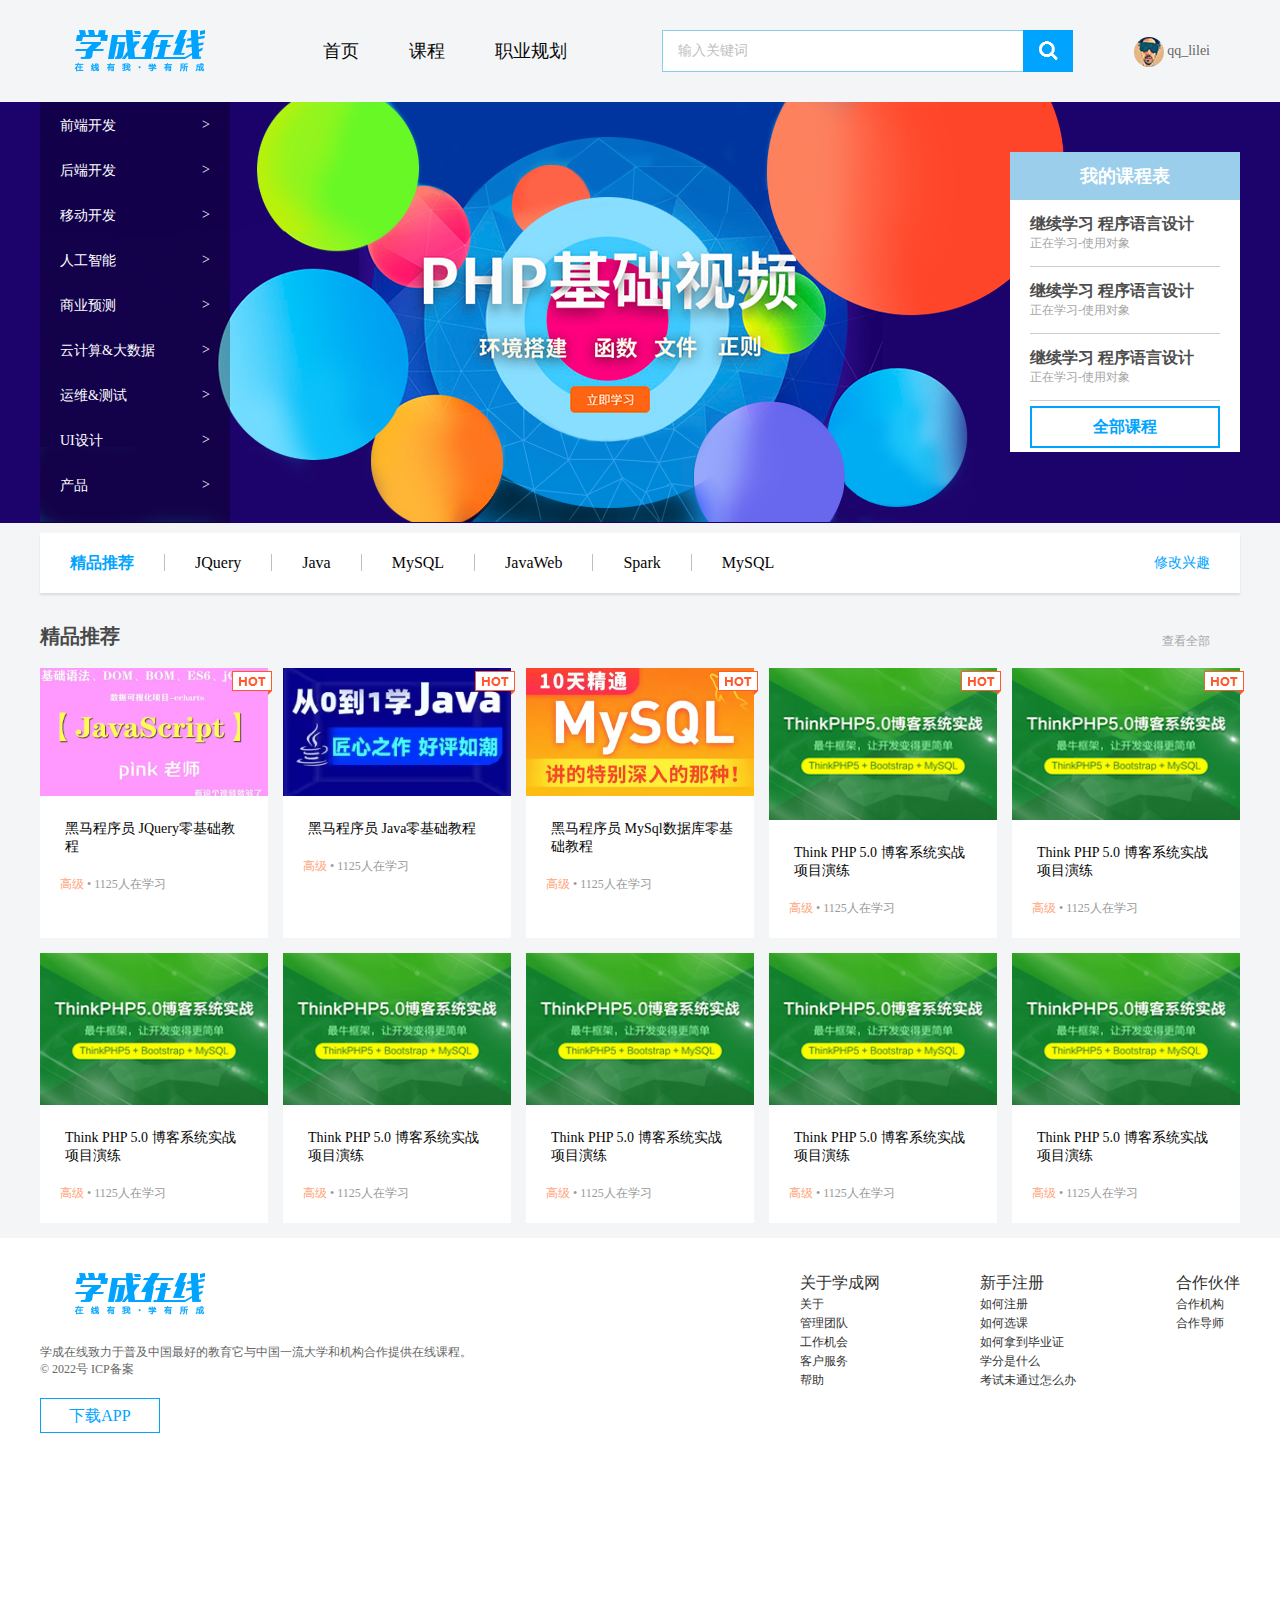
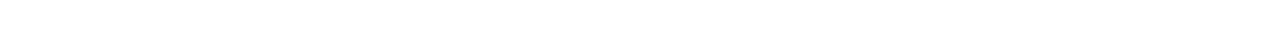
<file: index.html>
<!DOCTYPE html>
<html lang="en">
<head>
    <meta charset="UTF-8">
    <title>学成在线首页</title>
    <link rel="stylesheet" href="css/style.css">
</head>
<body>
    <div class="heander w">
    <a href="index.html">
        <div class="logo">
            <img src="images/logo.png">
        </div>
    </a>
        <div class="nav">
            <ul>
                <li><a href="index.html">首页</a></li>
                <li><a href="#">课程</a></li>
                <li><a href="#">职业规划</a></li>
            </ul>
        </div>
<!--        搜索模块        -->
        <div class="search">
            <input type="text" value="输入关键词">
            <button></button>
        </div>
        <div class="user">
            <img src="images/user.png" style="vertical-align: middle">
            qq_lilei
        </div>
    </div>
<div class="banner">
    <div class="w">
        <div class="subnav">
            <ul>
                <li><a href="#">前端开发 <span>&gt</span></a></li>
                <li><a href="#">后端开发 <span>&gt</span></a></li>
                <li><a href="#">移动开发 <span>&gt</span></a></li>
                <li><a href="#">人工智能 <span>&gt</span></a></li>
                <li><a href="#">商业预测 <span>&gt</span></a></li>
                <li><a href="#">云计算&大数据 <span>&gt</span></a></li>
                <li><a href="#">运维&测试 <span>&gt</span></a></li>
                <li><a href="#">UI设计 <span>&gt</span></a></li>
                <li><a href="#">产品 <span>&gt</span></a></li>
            </ul>
        </div>
        <div class="course">
            <h2>我的课程表</h2>
            <div class="bd">
                <ul>
                    <li>
                        <h4>继续学习 程序语言设计</h4>
                        <p>正在学习-使用对象</p>
                    </li>
                    <li>
                        <h4>继续学习 程序语言设计</h4>
                        <p>正在学习-使用对象</p>
                    </li>
                    <li><h4>继续学习 程序语言设计</h4>
                        <p>正在学习-使用对象</p></li>
                </ul>
                <a href="#" class="more">全部课程</a>
            </div>
        </div>
    </div>
</div>
<div class="goods w">
    <h3>精品推荐</h3>
    <ul>
        <li><a href="JQuery.html">JQuery</a></li>
        <li><a href="java.html">Java</a></li>
        <li><a href="mysql.html">MySQL</a></li>
        <li><a href="#">JavaWeb</a></li>
        <li><a href="#">Spark</a></li>
        <li><a href="#">MySQL</a></li>
    </ul>
    <a href="#" class="mod">修改兴趣</a>
</div>
<div class="box w">
    <div class="box-hd">
        <h3>精品推荐</h3>
        <a href="#">查看全部</a>
    </div>
    <div class="box-bd">
        <ul class="clearfix">
            <a href="https://www.bilibili.com/video/BV1a4411w7Gx/?vd_source=fcf78ed69e8ac1957f86b0b2061b608f">
            <li>
                <em>
                    <img src="images/new_.png">
                </em>
                <img src="images/jq.jpg" alt="">
                <h4>
                    黑马程序员 JQuery零基础教程
                </h4>
                <div class="info">
                    <span>高级</span>  •  1125人在学习
                </div>
            </li>
            </a>
            <a href="https://www.bilibili.com/video/BV18J411W7cE/?spm_id_from=333.1007.top_right_bar_window_custom_collection.content.click&vd_source=fcf78ed69e8ac1957f86b0b2061b608f">
            <li>
                <em>
                    <img src="images/new_.png">
                </em>
                <img src="images/java.jpg" alt="">
                <h4>
                    黑马程序员 Java零基础教程
                </h4>
                <div class="info">
                    <span>高级</span>  •  1125人在学习
                </div>
            </li>
            </a>
            <a href="https://www.bilibili.com/video/BV1Kr4y1i7ru/?spm_id_from=333.337.search-card.all.click">
            <li>
                <em>
                <img src="images/new_.png">
            </em>
            <img src="images/mysql.jpg" alt="">
            <h4>
                黑马程序员 MySql数据库零基础教程
            </h4>
            <div class="info">
                <span>高级</span>  •  1125人在学习
            </div>
        </li>
        </a>
            <li>
                <em>
                    <img src="images/new_.png">
                </em>
            <img src="images/pic.png" alt="">
            <h4>
                Think PHP 5.0 博客系统实战项目演练
            </h4>
            <div class="info">
                <span>高级</span>  •  1125人在学习
            </div>
        </li>
            <li>
                <em>
                    <img src="images/new_.png">
                </em>
            <img src="images/pic.png" alt="">
            <h4>
                Think PHP 5.0 博客系统实战项目演练
            </h4>
            <div class="info">
                <span>高级</span>  •  1125人在学习
            </div>
        </li> <li>
            <img src="images/pic.png" alt="">
            <h4>
                Think PHP 5.0 博客系统实战项目演练
            </h4>
            <div class="info">
                <span>高级</span>  •  1125人在学习
            </div>
        </li> <li>
            <img src="images/pic.png" alt="">
            <h4>
                Think PHP 5.0 博客系统实战项目演练
            </h4>
            <div class="info">
                <span>高级</span>  •  1125人在学习
            </div>
        </li> <li>
            <img src="images/pic.png" alt="">
            <h4>
                Think PHP 5.0 博客系统实战项目演练
            </h4>
            <div class="info">
                <span>高级</span>  •  1125人在学习
            </div>
        </li> <li>
            <img src="images/pic.png" alt="">
            <h4>
                Think PHP 5.0 博客系统实战项目演练
            </h4>
            <div class="info">
                <span>高级</span>  •  1125人在学习
            </div>
        </li> <li>
            <img src="images/pic.png" alt="">
            <h4>
                Think PHP 5.0 博客系统实战项目演练
            </h4>
            <div class="info">
                <span>高级</span>  •  1125人在学习
            </div>
        </li>
        </ul>
    </div>
</div>
<div class="footer">
    <div class="w">
        <div class="copyright">
            <img src="images/logo.png">
            <p>学成在线致力于普及中国最好的教育它与中国一流大学和机构合作提供在线课程。<br>
                © 2022号 ICP备案</p>
            <a href="#" class="app">下载APP</a>
        </div>
        <div class="links">
            <dl>
                <dt><a href="#">关于学成网</a></dt>
                <dd><a href="#">关于</a></dd>
                <dd><a href="#">管理团队</a></dd>
                <dd><a href="#">工作机会</a></dd>
                <dd><a href="#">客户服务</a></dd>
                <dd><a href="#">帮助</a></dd>
            </dl>
            <dl>
                <dt><a href="#">新手注册</a></dt>
                <dd><a href="#">如何注册</a></dd>
                <dd><a href="#">如何选课</a></dd>
                <dd><a href="#">如何拿到毕业证</a></dd>
                <dd><a href="#">学分是什么</a></dd>
                <dd><a href="#">考试未通过怎么办</a></dd>
            </dl>
            <dl>
                <dt><a href="#">合作伙伴</a></dt>
                <dd><a href="#">合作机构</a></dd>
                <dd><a href="#">合作导师</a></dd>
            </dl>
        </div>
    </div>
</div>
</body>
</html>
</file>
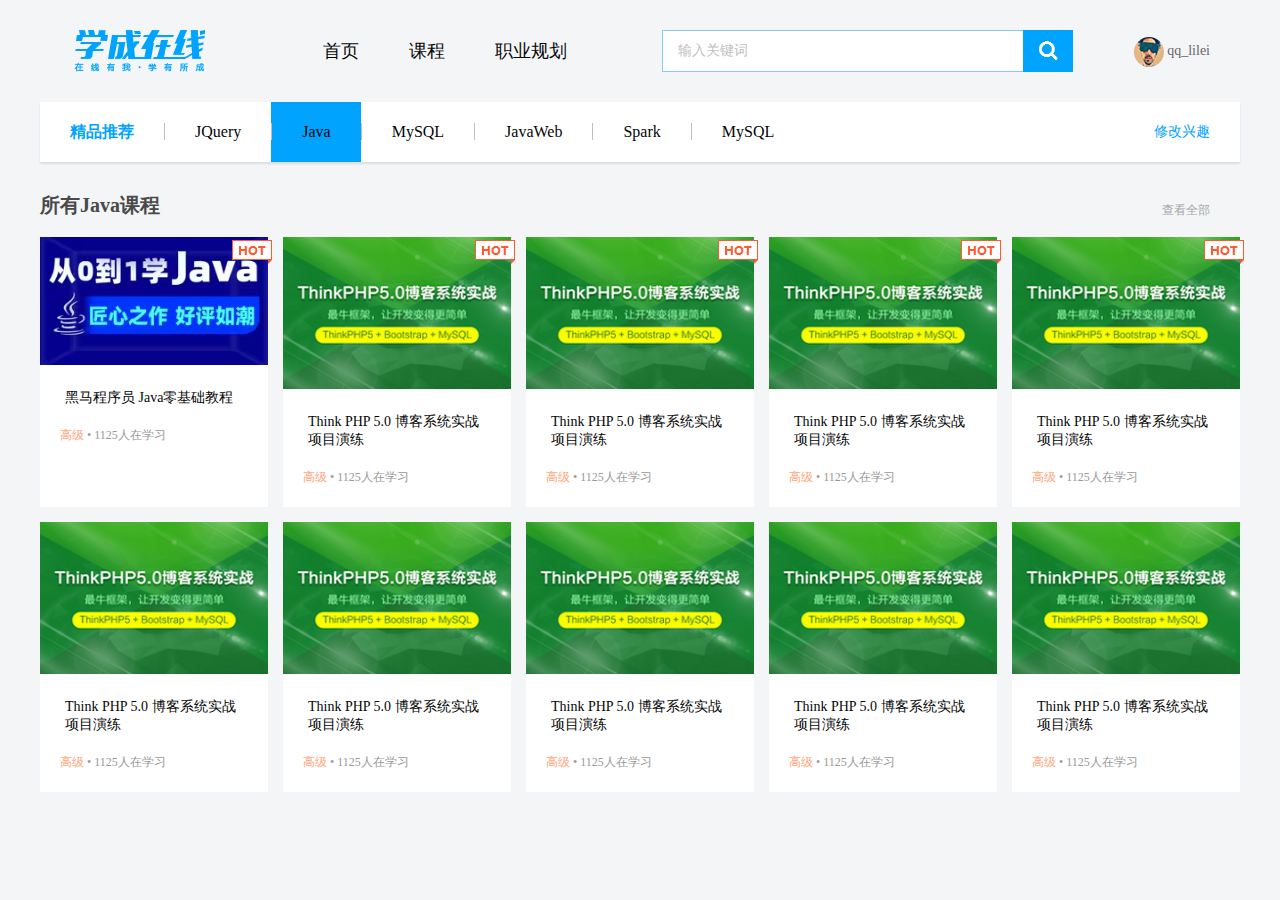
<file: java.html>
<!DOCTYPE html>
<html lang="en">
<head>
    <meta charset="UTF-8">
    <meta http-equiv="X-UA-Compatible" content="IE=edge">
    <meta name="viewport" content="width=device-width, initial-scale=1.0">
    <link rel="stylesheet" href="css/style.css">
    <title>Document</title>
    <style>
        .goods ul li:nth-child(2) {
        background-color: #00a4ff;    
        }
    </style>
</head>
<body>
    <div class="heander w">
        <div class="logo">
            <img src="images/logo.png">
        </div>
        <div class="nav">
            <ul>
                <li><a href="index.html">首页</a></li>
                <li><a href="#">课程</a></li>
                <li><a href="#">职业规划</a></li>
            </ul>
        </div>
<!--        搜索模块        -->
        <div class="search">
            <input type="text" value="输入关键词">
            <button></button>
        </div>
        <div class="user">
            <img src="images/user.png" style="vertical-align: middle">
            qq_lilei
        </div>
    </div>
    <div class="goods w">
        <h3>精品推荐</h3>
        <ul>
            <li><a href="JQuery.html">JQuery</a></li>
            <li><a href="java.html">Java</a></li>
            <li><a href="mysql.html">MySQL</a></li>
            <li><a href="#">JavaWeb</a></li>
            <li><a href="#">Spark</a></li>
            <li><a href="#">MySQL</a></li>
        </ul>
        <a href="#" class="mod">修改兴趣</a>
    </div>
    
    <div class="box w">
        <div class="box-hd">
            <h3>所有Java课程</h3>
            <a href="#">查看全部</a>
        </div>
        <div class="box-bd">
            <ul class="clearfix">
                <a href="https://www.bilibili.com/video/BV18J411W7cE/?spm_id_from=333.1007.top_right_bar_window_custom_collection.content.click&vd_source=fcf78ed69e8ac1957f86b0b2061b608f">
                <li>
                    <em>
                        <img src="images/new_.png">
                    </em>
                    <img src="images/java.jpg" alt="">
                    <h4>
                        黑马程序员 Java零基础教程
                    </h4>
                    <div class="info">
                        <span>高级</span>  •  1125人在学习
                    </div>
                </li>
                </a>
                <li>
                    <em>
                        <img src="images/new_.png">
                    </em>
                    <img src="images/pic.png" alt="">
                    <h4>
                        Think PHP 5.0 博客系统实战项目演练
                    </h4>
                    <div class="info">
                        <span>高级</span>  •  1125人在学习
                    </div>
                </li>
                <li>
                    <em>
                    <img src="images/new_.png">
                </em>
                <img src="images/pic.png" alt="">
                <h4>
                    Think PHP 5.0 博客系统实战项目演练
                </h4>
                <div class="info">
                    <span>高级</span>  •  1125人在学习
                </div>
            </li>
                <li>
                    <em>
                        <img src="images/new_.png">
                    </em>
                <img src="images/pic.png" alt="">
                <h4>
                    Think PHP 5.0 博客系统实战项目演练
                </h4>
                <div class="info">
                    <span>高级</span>  •  1125人在学习
                </div>
            </li>
                <li>
                    <em>
                        <img src="images/new_.png">
                    </em>
                <img src="images/pic.png" alt="">
                <h4>
                    Think PHP 5.0 博客系统实战项目演练
                </h4>
                <div class="info">
                    <span>高级</span>  •  1125人在学习
                </div>
            </li> <li>
                <img src="images/pic.png" alt="">
                <h4>
                    Think PHP 5.0 博客系统实战项目演练
                </h4>
                <div class="info">
                    <span>高级</span>  •  1125人在学习
                </div>
            </li> <li>
                <img src="images/pic.png" alt="">
                <h4>
                    Think PHP 5.0 博客系统实战项目演练
                </h4>
                <div class="info">
                    <span>高级</span>  •  1125人在学习
                </div>
            </li> <li>
                <img src="images/pic.png" alt="">
                <h4>
                    Think PHP 5.0 博客系统实战项目演练
                </h4>
                <div class="info">
                    <span>高级</span>  •  1125人在学习
                </div>
            </li> <li>
                <img src="images/pic.png" alt="">
                <h4>
                    Think PHP 5.0 博客系统实战项目演练
                </h4>
                <div class="info">
                    <span>高级</span>  •  1125人在学习
                </div>
            </li> <li>
                <img src="images/pic.png" alt="">
                <h4>
                    Think PHP 5.0 博客系统实战项目演练
                </h4>
                <div class="info">
                    <span>高级</span>  •  1125人在学习
                </div>
            </li>
            </ul>
        </div>
    </div>
</body>
</html>
</file>
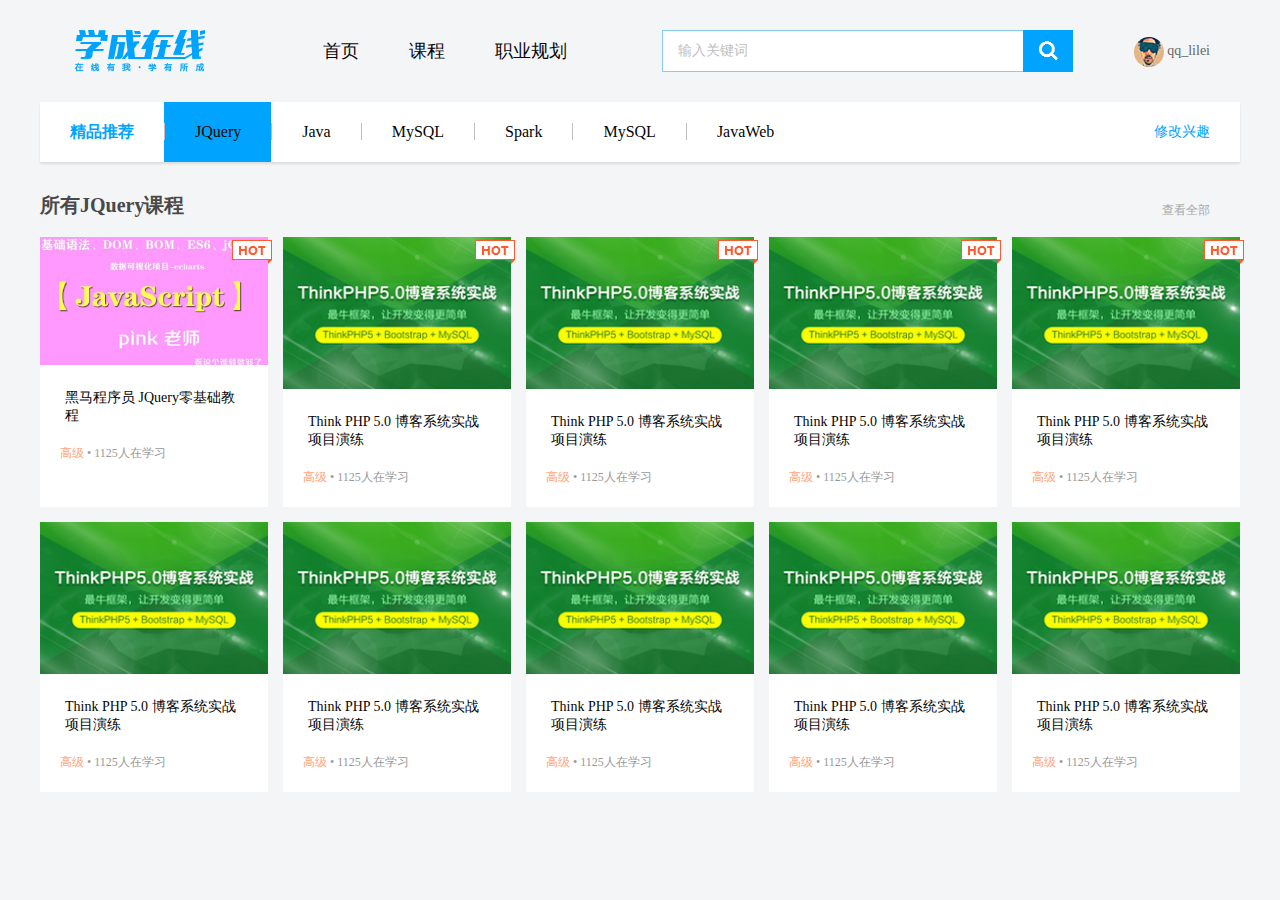
<file: JQuery.html>
<!DOCTYPE html>
<html lang="en">
<head>
    <meta charset="UTF-8">
    <meta http-equiv="X-UA-Compatible" content="IE=edge">
    <meta name="viewport" content="width=device-width, initial-scale=1.0">
    <link rel="stylesheet" href="css/style.css">
    <link rel="stylesheet" href="css/JQuery.css">
    <title>Document</title>
</head>
<body>
    <div class="heander w">
        <div class="logo">
            <img src="images/logo.png">
        </div>
        <div class="nav">
            <ul>
                <li><a href="index.html">首页</a></li>
                <li><a href="#">课程</a></li>
                <li><a href="#">职业规划</a></li>
            </ul>
        </div>
<!--        搜索模块        -->
        <div class="search">
            <input type="text" value="输入关键词">
            <button></button>
        </div>
        <div class="user">
            <img src="images/user.png" style="vertical-align: middle">
            qq_lilei
        </div>
    </div>
    <div class="goods w">
        <h3>精品推荐</h3>
        <ul>
            <li><a href="JQuery.html">JQuery</a></li>
            <li><a href="java.html">Java</a></li>
            <li><a href="mysql.html">MySQL</a></li>
            <li><a href="#">Spark</a></li>
            <li><a href="#">MySQL</a></li>
            <li><a href="#">JavaWeb</a></li>
        </ul>
        <a href="#" class="mod">修改兴趣</a>
    </div>
    
    <div class="box w">
        <div class="box-hd">
            <h3>所有JQuery课程</h3>
            <a href="#">查看全部</a>
        </div>
        <div class="box-bd">
            <ul class="clearfix">
                <a href="https://www.bilibili.com/video/BV1a4411w7Gx/?vd_source=fcf78ed69e8ac1957f86b0b2061b608f">
                <li>
                    <em>
                        <img src="images/new_.png">
                    </em>
                    <img src="images/jq.jpg" alt="">
                    <h4>
                        黑马程序员 JQuery零基础教程
                    </h4>
                    <div class="info">
                        <span>高级</span>  •  1125人在学习
                    </div>
                </li>
                </a>
                <li>
                    <em>
                        <img src="images/new_.png">
                    </em>
                    <img src="images/pic.png" alt="">
                    <h4>
                        Think PHP 5.0 博客系统实战项目演练
                    </h4>
                    <div class="info">
                        <span>高级</span>  •  1125人在学习
                    </div>
                </li>
                <li>
                    <em>
                    <img src="images/new_.png">
                </em>
                <img src="images/pic.png" alt="">
                <h4>
                    Think PHP 5.0 博客系统实战项目演练
                </h4>
                <div class="info">
                    <span>高级</span>  •  1125人在学习
                </div>
            </li>
                <li>
                    <em>
                        <img src="images/new_.png">
                    </em>
                <img src="images/pic.png" alt="">
                <h4>
                    Think PHP 5.0 博客系统实战项目演练
                </h4>
                <div class="info">
                    <span>高级</span>  •  1125人在学习
                </div>
            </li>
                <li>
                    <em>
                        <img src="images/new_.png">
                    </em>
                <img src="images/pic.png" alt="">
                <h4>
                    Think PHP 5.0 博客系统实战项目演练
                </h4>
                <div class="info">
                    <span>高级</span>  •  1125人在学习
                </div>
            </li> <li>
                <img src="images/pic.png" alt="">
                <h4>
                    Think PHP 5.0 博客系统实战项目演练
                </h4>
                <div class="info">
                    <span>高级</span>  •  1125人在学习
                </div>
            </li> <li>
                <img src="images/pic.png" alt="">
                <h4>
                    Think PHP 5.0 博客系统实战项目演练
                </h4>
                <div class="info">
                    <span>高级</span>  •  1125人在学习
                </div>
            </li> <li>
                <img src="images/pic.png" alt="">
                <h4>
                    Think PHP 5.0 博客系统实战项目演练
                </h4>
                <div class="info">
                    <span>高级</span>  •  1125人在学习
                </div>
            </li> <li>
                <img src="images/pic.png" alt="">
                <h4>
                    Think PHP 5.0 博客系统实战项目演练
                </h4>
                <div class="info">
                    <span>高级</span>  •  1125人在学习
                </div>
            </li> <li>
                <img src="images/pic.png" alt="">
                <h4>
                    Think PHP 5.0 博客系统实战项目演练
                </h4>
                <div class="info">
                    <span>高级</span>  •  1125人在学习
                </div>
            </li>
            </ul>
        </div>
    </div>
</body>
</html>
</file>
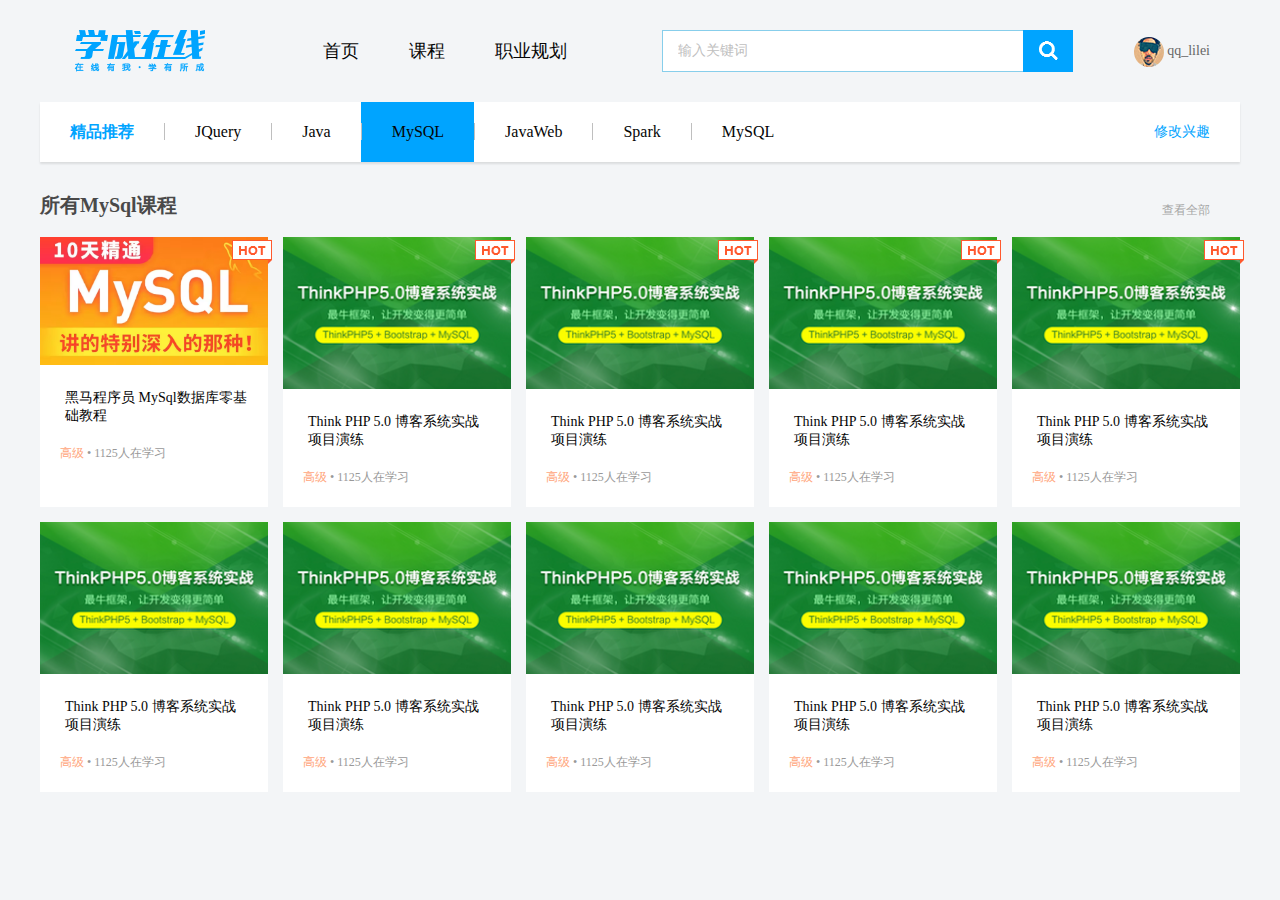
<file: mysql.html>
<!DOCTYPE html>
<html lang="en">
<head>
    <meta charset="UTF-8">
    <meta http-equiv="X-UA-Compatible" content="IE=edge">
    <meta name="viewport" content="width=device-width, initial-scale=1.0">
    <link rel="stylesheet" href="css/style.css">
    <title>Document</title>
    <style>
        .goods ul li:nth-child(3) {
        background-color: #00a4ff;    
        }
    </style>
</head>
<body>
    <div class="heander w">
        <div class="logo">
            <img src="images/logo.png">
        </div>
        <div class="nav">
            <ul>
                <li><a href="index.html">首页</a></li>
                <li><a href="#">课程</a></li>
                <li><a href="#">职业规划</a></li>
            </ul>
        </div>
<!--        搜索模块        -->
        <div class="search">
            <input type="text" value="输入关键词">
            <button></button>
        </div>
        <div class="user">
            <img src="images/user.png" style="vertical-align: middle">
            qq_lilei
        </div>
    </div>
    <div class="goods w">
        <h3>精品推荐</h3>
        <ul>
            <li><a href="JQuery.html">JQuery</a></li>
            <li><a href="java.html">Java</a></li>
            <li><a href="mysql.html">MySQL</a></li>
            <li><a href="#">JavaWeb</a></li>
            <li><a href="#">Spark</a></li>
            <li><a href="#">MySQL</a></li>
        </ul>
        <a href="#" class="mod">修改兴趣</a>
    </div>
    
    <div class="box w">
        <div class="box-hd">
            <h3>所有MySql课程</h3>
            <a href="#">查看全部</a>
        </div>
        <div class="box-bd">
            <ul class="clearfix">
                <a href="https://www.bilibili.com/video/BV1Kr4y1i7ru/?spm_id_from=333.337.search-card.all.click">
                <li>
                    <em>
                        <img src="images/new_.png">
                    </em>
                    <img src="images/mysql.jpg" alt="">
                    <h4>
                        黑马程序员 MySql数据库零基础教程
                    </h4>
                    <div class="info">
                        <span>高级</span>  •  1125人在学习
                    </div>
                </li>
                </a>
                <li>
                    <em>
                        <img src="images/new_.png">
                    </em>
                    <img src="images/pic.png" alt="">
                    <h4>
                        Think PHP 5.0 博客系统实战项目演练
                    </h4>
                    <div class="info">
                        <span>高级</span>  •  1125人在学习
                    </div>
                </li>
                <li>
                    <em>
                    <img src="images/new_.png">
                </em>
                <img src="images/pic.png" alt="">
                <h4>
                    Think PHP 5.0 博客系统实战项目演练
                </h4>
                <div class="info">
                    <span>高级</span>  •  1125人在学习
                </div>
            </li>
                <li>
                    <em>
                        <img src="images/new_.png">
                    </em>
                <img src="images/pic.png" alt="">
                <h4>
                    Think PHP 5.0 博客系统实战项目演练
                </h4>
                <div class="info">
                    <span>高级</span>  •  1125人在学习
                </div>
            </li>
                <li>
                    <em>
                        <img src="images/new_.png">
                    </em>
                <img src="images/pic.png" alt="">
                <h4>
                    Think PHP 5.0 博客系统实战项目演练
                </h4>
                <div class="info">
                    <span>高级</span>  •  1125人在学习
                </div>
            </li> <li>
                <img src="images/pic.png" alt="">
                <h4>
                    Think PHP 5.0 博客系统实战项目演练
                </h4>
                <div class="info">
                    <span>高级</span>  •  1125人在学习
                </div>
            </li> <li>
                <img src="images/pic.png" alt="">
                <h4>
                    Think PHP 5.0 博客系统实战项目演练
                </h4>
                <div class="info">
                    <span>高级</span>  •  1125人在学习
                </div>
            </li> <li>
                <img src="images/pic.png" alt="">
                <h4>
                    Think PHP 5.0 博客系统实战项目演练
                </h4>
                <div class="info">
                    <span>高级</span>  •  1125人在学习
                </div>
            </li> <li>
                <img src="images/pic.png" alt="">
                <h4>
                    Think PHP 5.0 博客系统实战项目演练
                </h4>
                <div class="info">
                    <span>高级</span>  •  1125人在学习
                </div>
            </li> <li>
                <img src="images/pic.png" alt="">
                <h4>
                    Think PHP 5.0 博客系统实战项目演练
                </h4>
                <div class="info">
                    <span>高级</span>  •  1125人在学习
                </div>
            </li>
            </ul>
        </div>
    </div>
</body>
</html>
</file>
<file: css/style.css>
* {
    margin: 0;
    padding: 0;
}

.w {
    width: 1200px;
    margin: 0 auto;
}

body {
    background-color: #f3f5f7;
}

a {
    text-decoration: none;
}

.clearfix:before,.clearfix:after {
    content:"";
    display:table;
}
.clearfix:after {
    clear:both;
}
.clearfix {
    *zoom:1;
}

li {
    list-style: none;
}

.heander {
    height: 42px;
    /*background-color: pink;*/
    margin: 30px auto;
}

.logo {
    float: left;
    width: 198px;
    height: 42px;
}

.nav {
    float: left;
    margin-left: 60px;
}

.nav ul li {
    float: left;
    margin: 0 15px;
}

.nav ul li a {
    display: block;
    height: 42px;
    padding: 0 10px;
    font-size: 18px;
    color: #050505;
    text-decoration: none;
    line-height: 42px;
    font-family: 'Microsoft YaHei';
}

.nav ul li a:hover {
    border-bottom: 2px solid #00a4ff;
    color: #00a4ff;
}

.search {
    float: left;
    width: 412px;
    height: 42px;
    margin-left: 70px;
}

.search input {
    float: left;
    width: 345px;
    height: 40px;
    border: 1px solid skyblue;
    border-right: none;
    color: #bfbfbf;
    font-size: 14px;
    padding-left: 15px;
}

.search button {
    float: left;
    width: 50px;
    height: 42px;
    border: 0;
    background: url("../images/btn.png");
}

.user {
    float: right;
    line-height: 42px;
    margin-right: 30px;
    font-size: 14px;
    color: #666666;
    font-family: 'Microsoft YaHei';
}

.banner {
    height: 421px;
    background-color: #1c036c;
}

.banner .w {
    height: 421px;
    background: url("../images/banner2_20190819_210028.png") no-repeat top center;
}

.subnav {
    float: left;
    width: 190px;
    height: 421px;
    background-color: rgba(0, 0, 0, .3);
}

.subnav ul li {
    height: 45px;
    line-height: 45px;
    padding: 0 20px;
}

.subnav ul li a {
    font-size: 14px;
    font-family: 'Microsoft YaHei';
    color: white;
    text-decoration: none;
}

.subnav ul li a span {
    float: right;
}

.subnav ul li a:hover {
    color: #0393d9;
}

.course {
    float: right;
    margin-top: 50px;
    width: 230px;
    height: 300px;
    background-color: #ffffff;
}

.course h2 {
    height: 48px;
    background-color: #9bceea;
    font-size: 18px;
    font-family: 'Microsoft YaHei';
    color: #ffffff;
    line-height: 48px;
    text-align: center;
}

.bd {
    padding: 0 20px;
}

.bd ul li {
    padding: 14px 0;
    border-bottom: 1px solid #cccccc;
}

.bd ul li h4 {
    font-size: 16px;
    color: #4e4e4e;
}

.bd ul li p {
    font-size: 12px;
    color: #a5a5a5;
}

.bd .more {
    display: block;
    height: 38px;
    border: 2px solid #00a4ff;
    text-decoration: none;
    text-align: center;
    line-height: 38px;
    font-size: 16px;
    font-weight: 700;
    color: #00a4ff;
    margin-top: 5px;
}

.goods {
    height: 60px;
    background-color: #ffffff;
    margin-top: 10px;
    box-shadow: 0px 2px 2px rgba(0, 0, 0, .1);
    line-height: 60px;
}

.goods h3 {
    float: left;
    font-size: 16px;
    margin-left: 30px;
    color: #00a4ff;
}

.goods ul {
    float: left;
    margin-left: 30px;
}

.goods ul li {
    float: left;
}

.goods ul li:hover {
    background-color: #00a4ff;
    /* color: #ffffff; */
}

.goods ul li a {
    padding: 0 30px;
    font-size: 16px;
    color: #050505;
    border-left: 1px solid #bfbfbf;
}

.goods ul li a:hover {
    color: #ffffff;
}

.mod {
    float: right;
    margin-right: 30px;
    font-size: 14px;
    color: #00a4ff;
}

.box {
    margin-top: 30px;
}

.box-hd {
    height: 45px;
}

.box-hd h3 {
    float: left;
    font-size: 20px;
    color: #494949;
}

.box-hd a {
    float: right;
    font-size: 12px;
    color: #a5a5a5;
    margin-top: 10px;
    margin-right: 30px;
}

.box-bd ul {
    width: 1225px;
}

.box-bd ul li {
    float: left;
    width: 228px;
    height: 270px;
    background-color: #ffffff;
    margin-right: 15px;
    margin-bottom: 15px;
    position: relative;
}

.box-bd ul li>img {
    width: 100%;

}

.box-bd ul li h4 {
    margin: 20px 20px 20px 25px;
    font-size: 14px;
    color: #050505;
    font-weight: 400;
}

.box-bd ul li em {
    position: absolute;
    top: 3px;
    right: -4px;
}

.box-bd .info {
    margin: 0 20px 0 20px;
    font-size: 12px;
    color: #999999;
}

.box-bd .info span {
    color: #ffa57b;
}

.footer {
    height: 415px;
    background-color: #ffffff;
}

.footer .w {
    padding-top: 35px;
}

.copyright {
    float: left;
}

.copyright p {
    font-size: 12px;
    color: #666666;
    margin: 25px 0 20px 0;
}

.copyright .app {
    display: block;
    width: 118px;
    height: 33px;
    border: 1px solid #00a4ff;
    font-size: 16px;
    text-align: center;
    line-height: 33px;
    color: #00a4ff;
}

.links {
    float: right;
}

.links dl {
    float: left;
    margin-left: 100px;
}

.links dl dt a {
    font-size: 16px;
    color: #333333;
    margin-bottom: 5px;
}

.links dl dd a {
    font-size: 12px;
    color: #333333;
}

.links dl a:hover {
    color: #00a4ff;
}
</file>
